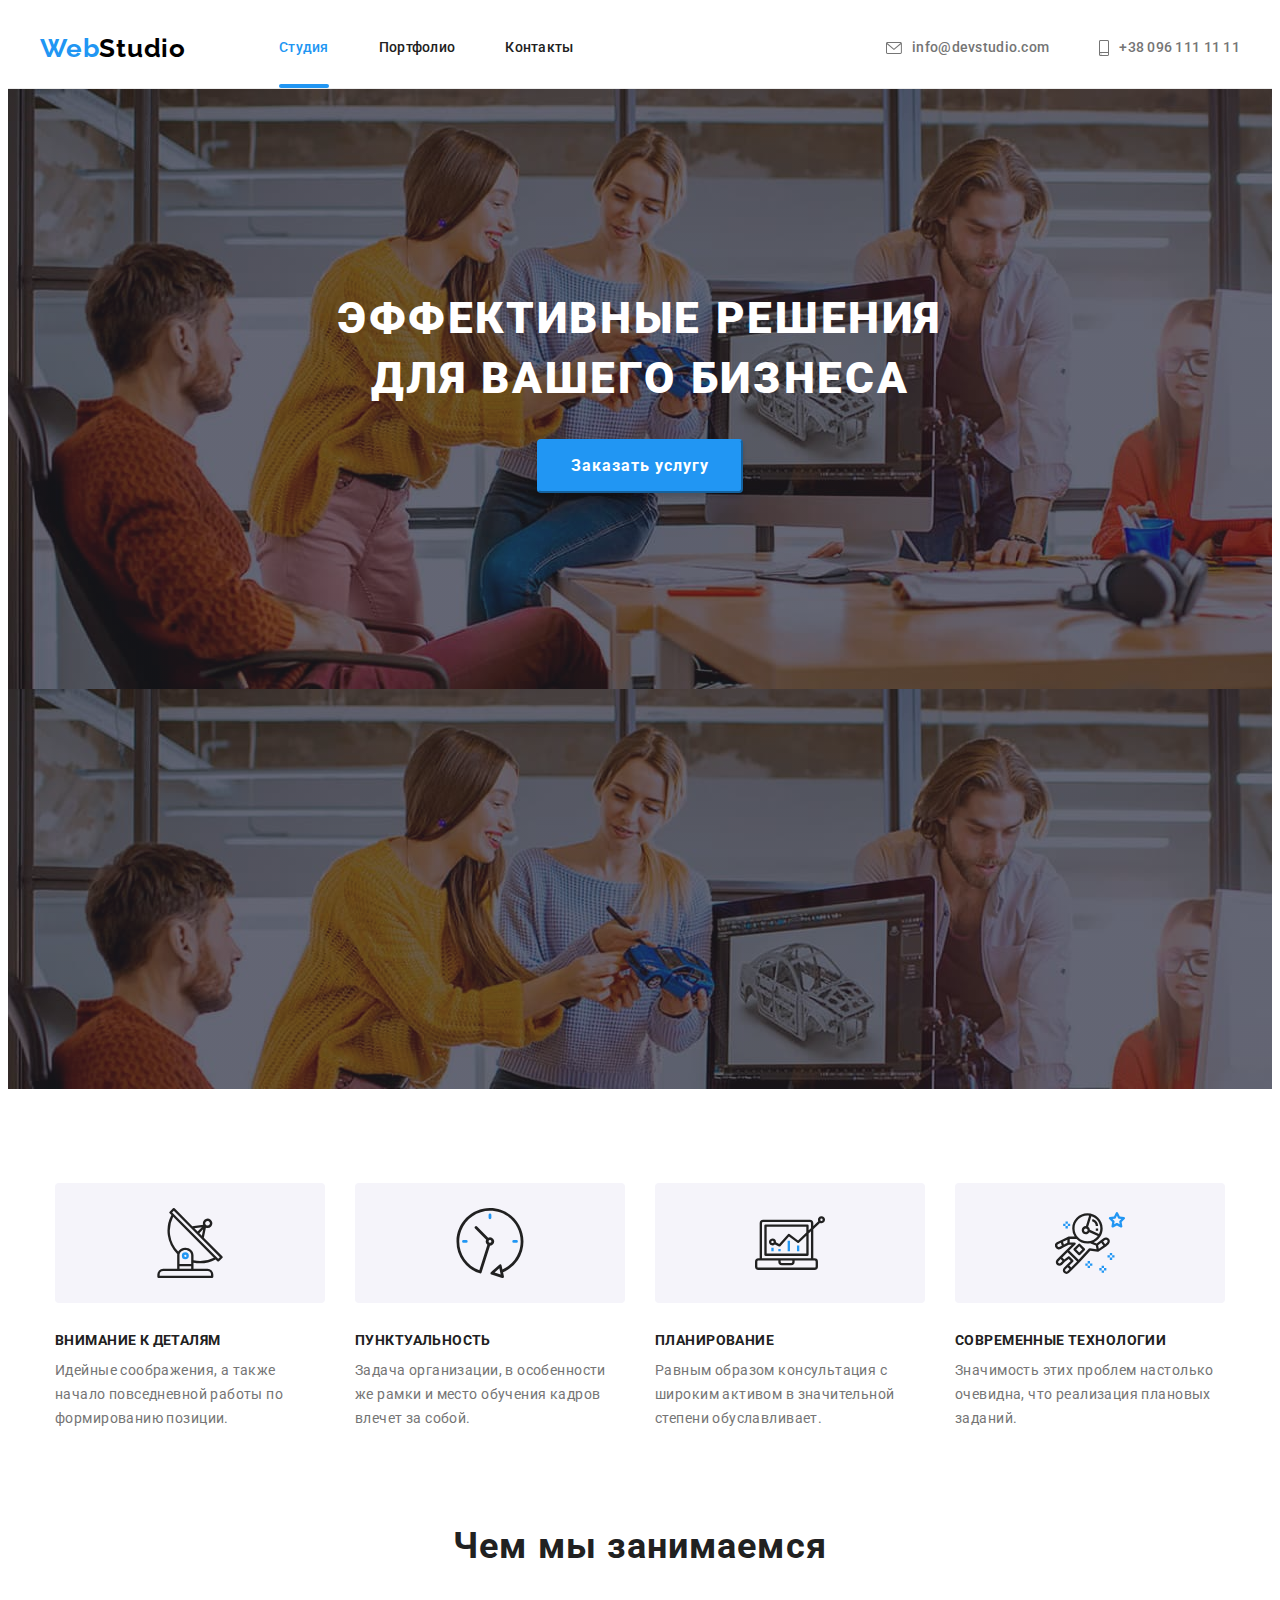
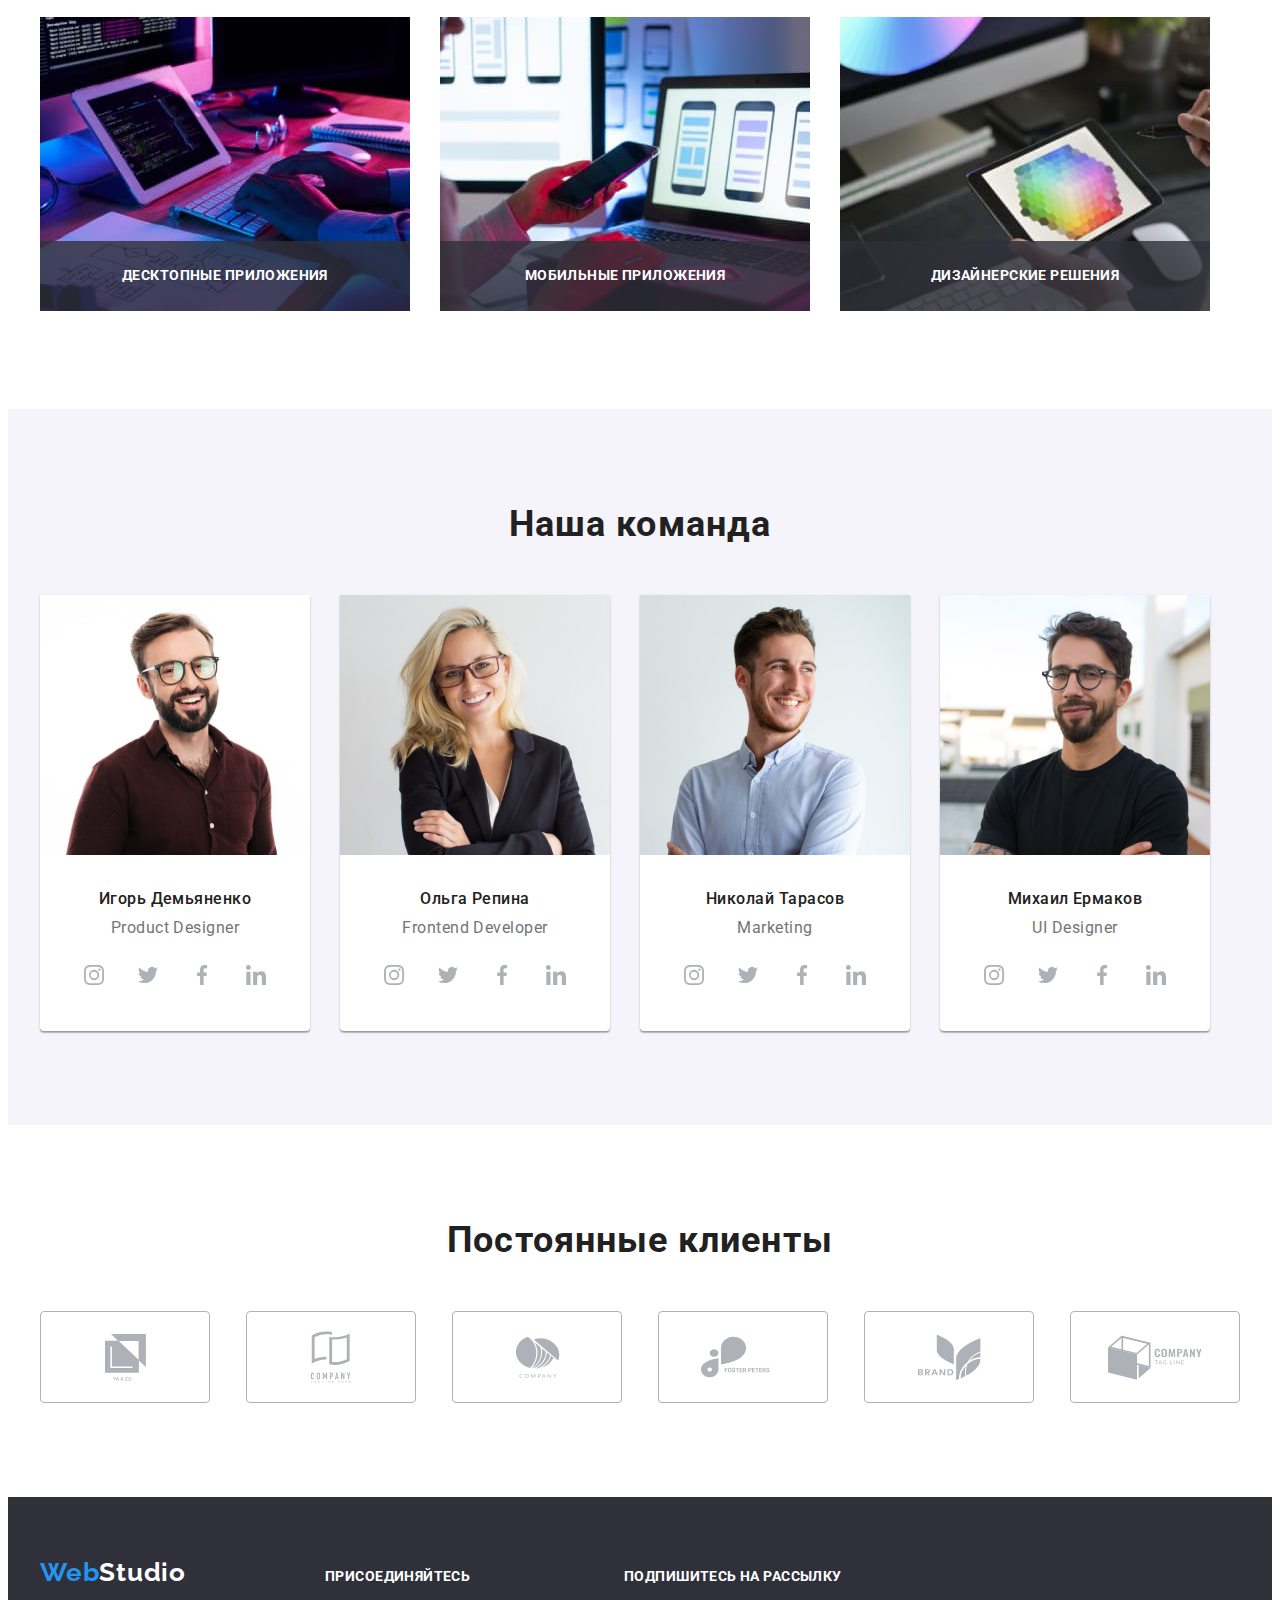
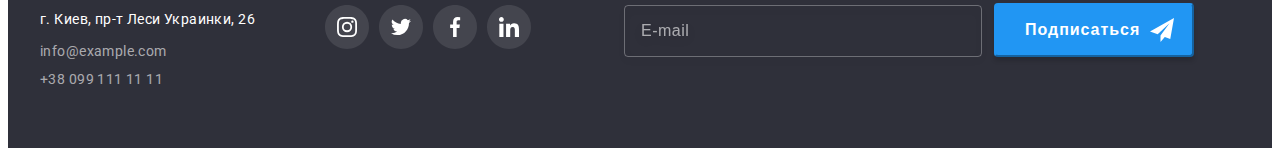
<file: index.html>
<!DOCTYPE html>
<html lang="ru">
  <head>
    <meta charset="UTF-8" />
    <meta http-equiv="X-UA-Compatible" content="IE=edge" />
    <meta name="viewport" content="width=device-width, initial-scale=1.0" />
    <title>WebStudio</title>
    <link rel="preconnect" href="https://fonts.googleapis.com" />
    <link rel="preconnect" href="https://fonts.gstatic.com" crossorigin />
    <link
      href="https://fonts.googleapis.com/css2?family=Raleway:wght@700&family=Roboto:wght@400;500;700;900&display=swap"
      rel="stylesheet"
    />
    <link
      rel="stylesheet"
      href="https://cdnjs.cloudflare.com/ajax/libs/modern-normalize/1.1.0/modern-normalize.min.css"
      integrity="sha512-wpPYUAdjBVSE4KJnH1VR1HeZfpl1ub8YT/NKx4PuQ5NmX2tKuGu6U/JRp5y+Y8XG2tV+wKQpNHVUX03MfMFn9Q=="
      crossorigin="anonymous"
      referrerpolicy="no-referrer"
    />
    <link rel="stylesheet" href="./css/styles.css" />
  </head>

  <body>
    <!-- ################# HEADER ############## -->
    <header class="header">
      <div class="header-line container">
        <nav class="head">
          <a class="link link-logo" href="./index.html" lang="en"
            ><span class="accent">Web</span>Studio</a
          >
          <ul class="list header-list">
            <li class="item"><a class="link menu-link active" href="">Студия</a></li>
            <li class="item"><a class="link menu-link" href="./portfolio.html">Портфолио</a></li>
            <li class="item"><a class="link menu-link" href="">Контакты</a></li>
          </ul>
        </nav>
        <ul class="list header-list header-info">
          <li class="item icon-address">
            <a class="link contact-link" href="mailto:info@devstudio.com"
              ><svg class="icon" width="16" height="12">
                <use href="./images/icon/icons.svg#mail"></use></svg
              >info@devstudio.com</a
            >
          </li>
          <li class="item icon-address">
            <a class="link contact-link" href="tel:+380961111111"
              ><svg class="icon" width="10" height="16">
                <use href="./images/icon/icons.svg#phone"></use></svg
              >+38 096 111 11 11</a
            >
          </li>
        </ul>
      </div>
    </header>
    <main class="main">
      <!-- ############## HERO ############### -->
      <section class="hero">
        <div class="container">
          <h1 class="hero-title">Эффективные решения <br />для вашего бизнеса</h1>
          <button data-modal-open class="modal-btn" type="button">Заказать услугу</button>
        </div>
      </section>
      <!-- ############## ABOUT US ############### -->
      <section class="section">
        <div class="container">
          <ul class="list about-us">
            <li class="item">
              <div class="back-icon-about">
                <svg class="icon-about" width="70" height="70">
                  <use href="./images/icon/icons.svg#antenna"></use>
                </svg>
              </div>
              <h3 class="about-us-title">Внимание к деталям</h3>
              <p class="about-us-item">
                Идейные соображения, а также начало повседневной работы по формированию позиции.
              </p>
            </li>
            <li class="item">
              <div class="back-icon-about">
                <svg class="icon-about" width="70" height="70">
                  <use href="./images/icon/icons.svg#clock"></use>
                </svg>
              </div>
              <h3 class="about-us-title">Пунктуальность</h3>
              <p class="about-us-item">
                Задача организации, в особенности же рамки и место обучения кадров влечет за собой.
              </p>
            </li>
            <li class="item">
              <div class="back-icon-about">
                <svg class="icon-about" width="70" height="70">
                  <use href="./images/icon/icons.svg#diagram"></use>
                </svg>
              </div>
              <h3 class="about-us-title">Планирование</h3>
              <p class="about-us-item">
                Равным образом консультация с широким активом в значительной степени обуславливает.
              </p>
            </li>
            <li class="item">
              <div class="back-icon-about">
                <svg class="icon-about" width="70" height="70">
                  <use href="./images/icon/icons.svg#astronaut"></use>
                </svg>
              </div>
              <h3 class="about-us-title">Современные технологии</h3>
              <p class="about-us-item">
                Значимость этих проблем настолько очевидна, что реализация плановых заданий.
              </p>
            </li>
          </ul>
        </div>
      </section>
      <!-- ############## OUR WORK ############### -->
      <section class="section-work">
        <div class="container">
          <h2 class="title title-work">Чем мы занимаемся</h2>
          <ul class="list list-work">
            <li class="item">
              <img
                src="./images/how_we_doing/img1.jpg"
                alt="Сотрудник печатает на клавиатуре"
                width="370"
                height="294"
              />
              <p class="img-overlay">Десктопные приложения</p>
            </li>
            <li class="item">
              <img
                src="./images/how_we_doing/img2.jpg"
                alt="Сотрудник смотрит в экран ноутбука"
                width="370"
                height="294"
              />
              <p class="img-overlay">Мобильные приложения</p>
            </li>
            <li class="item">
              <img
                src="./images/how_we_doing/img3.jpg"
                alt="Сотрудник работает на планшете"
                width="370"
                height="294"
              />
              <p class="img-overlay">Дизайнерские решения</p>
            </li>
          </ul>
        </div>
      </section>
      <!-- ############## OUR TEAM ############### -->
      <section class="section our-team">
        <div class="container">
          <h2 class="title title-team">Наша команда</h2>
          <ul class="list team-list">
            <li class="card">
              <img
                class="team-img"
                src="./images/people/igor.jpg"
                alt="Сотрудник Игорь Демьяненко"
                width="270"
                height="260"
              />
              <div class="team-info">
                <h3 class="team-name">Игорь Демьяненко</h3>
                <p class="team-prof" lang="en">Product Designer</p>
              </div>
              <div>
                <ul class="list card-social">
                  <li class="icon-back">
                    <a class="link social-link" href="" target="_blank" rel="noopener noreferrer"
                      ><svg class="card-icon" width="44" height="44">
                        <use href="./images/icon/icons.svg#card-inst"></use></svg
                    ></a>
                  </li>
                  <li class="icon-back">
                    <a class="link social-link" href="" target="_blank" rel="noopener noreferrer"
                      ><svg class="card-icon" width="44" height="44">
                        <use href="./images/icon/icons.svg#card-twit"></use></svg
                    ></a>
                  </li>
                  <li class="icon-back">
                    <a class="link social-link" href="" target="_blank" rel="noopener noreferrer"
                      ><svg class="card-icon" width="44" height="44">
                        <use href="./images/icon/icons.svg#card-facebook"></use></svg
                    ></a>
                  </li>
                  <li class="icon-back">
                    <a class="link social-link" href="" target="_blank" rel="noopener noreferrer"
                      ><svg class="card-icon" width="44" height="44">
                        <use href="./images/icon/icons.svg#card-link"></use></svg
                    ></a>
                  </li>
                </ul>
              </div>
            </li>
            <li class="card">
              <img
                class="team-img"
                src="./images/people/olga.jpg"
                alt="Сотрудник Ольга Репина"
                width="270"
                height="260"
              />
              <div class="team-info">
                <h3 class="team-name">Ольга Репина</h3>
                <p class="team-prof" lang="en">Frontend Developer</p>
              </div>
              <div>
                <ul class="list card-social">
                  <li class="icon-back">
                    <a class="link social-link" href="" target="_blank" rel="noopener noreferrer"
                      ><svg class="card-icon" width="44" height="44">
                        <use href="./images/icon/icons.svg#card-inst"></use></svg
                    ></a>
                  </li>
                  <li class="icon-back">
                    <a class="link social-link" href="" target="_blank" rel="noopener noreferrer"
                      ><svg class="card-icon" width="44" height="44">
                        <use href="./images/icon/icons.svg#card-twit"></use></svg
                    ></a>
                  </li>
                  <li class="icon-back">
                    <a class="link social-link" href="" target="_blank" rel="noopener noreferrer"
                      ><svg class="card-icon" width="44" height="44">
                        <use href="./images/icon/icons.svg#card-facebook"></use></svg
                    ></a>
                  </li>
                  <li class="icon-back">
                    <a class="link social-link" href="" target="_blank" rel="noopener noreferrer"
                      ><svg class="card-icon" width="44" height="44">
                        <use href="./images/icon/icons.svg#card-link"></use></svg
                    ></a>
                  </li>
                </ul>
              </div>
            </li>
            <li class="card">
              <img
                class="team-img"
                src="./images/people/nikolai.jpg"
                alt="Сотрудник Николай Тарасов"
                width="270"
                height="260"
              />
              <div class="team-info">
                <h3 class="team-name">Николай Тарасов</h3>
                <p class="team-prof" lang="en">Marketing</p>
              </div>
              <div>
                <ul class="list card-social">
                  <li class="icon-back">
                    <a class="link social-link" href="" target="_blank" rel="noopener noreferrer"
                      ><svg class="card-icon" width="44" height="44">
                        <use href="./images/icon/icons.svg#card-inst"></use></svg
                    ></a>
                  </li>
                  <li class="icon-back">
                    <a class="link social-link" href="" target="_blank" rel="noopener noreferrer"
                      ><svg class="card-icon" width="44" height="44">
                        <use href="./images/icon/icons.svg#card-twit"></use></svg
                    ></a>
                  </li>
                  <li class="icon-back">
                    <a class="link social-link" href="" target="_blank" rel="noopener noreferrer"
                      ><svg class="card-icon" width="44" height="44">
                        <use href="./images/icon/icons.svg#card-facebook"></use></svg
                    ></a>
                  </li>
                  <li class="icon-back">
                    <a class="link social-link" href="" target="_blank" rel="noopener noreferrer"
                      ><svg class="card-icon" width="44" height="44">
                        <use href="./images/icon/icons.svg#card-link"></use></svg
                    ></a>
                  </li>
                </ul>
              </div>
            </li>
            <li class="card">
              <img
                class="team-img"
                src="./images/people/mikhail.jpg"
                alt="Сотрудник Михаил Ермаков"
                width="270"
                height="260"
              />
              <div class="team-info">
                <h3 class="team-name">Михаил Ермаков</h3>
                <p class="team-prof" lang="en">UI Designer</p>
              </div>
              <div>
                <ul class="list card-social">
                  <li class="icon-back">
                    <a class="link social-link" href="" target="_blank" rel="noopener noreferrer"
                      ><svg class="card-icon" width="44" height="44">
                        <use href="./images/icon/icons.svg#card-inst"></use></svg
                    ></a>
                  </li>
                  <li class="icon-back">
                    <a class="link social-link" href="" target="_blank" rel="noopener noreferrer"
                      ><svg class="card-icon" width="44" height="44">
                        <use href="./images/icon/icons.svg#card-twit"></use></svg
                    ></a>
                  </li>
                  <li class="icon-back">
                    <a class="link social-link" href="" target="_blank" rel="noopener noreferrer"
                      ><svg class="card-icon" width="44" height="44">
                        <use href="./images/icon/icons.svg#card-facebook"></use></svg
                    ></a>
                  </li>
                  <li class="icon-back">
                    <a class="link social-link" href="" target="_blank" rel="noopener noreferrer"
                      ><svg class="card-icon" width="44" height="44">
                        <use href="./images/icon/icons.svg#card-link"></use></svg
                    ></a>
                  </li>
                </ul>
              </div>
            </li>
          </ul>
        </div>
      </section>
      <!-- ############## OUR CLIENTS ############### -->
      <section class="section">
        <div class="container">
          <h2 class="title title-clients">Постоянные клиенты</h2>
          <ul class="list list-clients">
            <li>
              <a class="link-clients" href="" target="_blank" rel="noopener noreferrer">
                <div class="back-icon-clients">
                  <svg class="icon-clients" width="41" height="47">
                    <use href="./images/icon/icons.svg#client-1"></use>
                  </svg></div
              ></a>
            </li>
            <li>
              <a class="link-clients" href="" target="_blank" rel="noopener noreferrer">
                <div class="back-icon-clients">
                  <svg class="icon-clients" width="40" height="52">
                    <use href="./images/icon/icons.svg#client-2"></use>
                  </svg></div
              ></a>
            </li>
            <li>
              <a class="link-clients" href="" target="_blank" rel="noopener noreferrer"
                ><div class="back-icon-clients">
                  <svg class="icon-clients" width="45" height="42">
                    <use href="./images/icon/icons.svg#client-3"></use>
                  </svg></div
              ></a>
            </li>
            <li>
              <a class="link-clients" href="" target="_blank" rel="noopener noreferrer"
                ><div class="back-icon-clients">
                  <svg class="icon-clients" width="85" height="42">
                    <use href="./images/icon/icons.svg#client-4"></use>
                  </svg></div
              ></a>
            </li>
            <li>
              <a class="link-clients" href="" target="_blank" rel="noopener noreferrer">
                <div class="back-icon-clients">
                  <svg class="icon-clients" width="63" height="47">
                    <use href="./images/icon/icons.svg#client-5"></use>
                  </svg></div
              ></a>
            </li>
            <li>
              <a class="link-clients" href="" target="_blank" rel="noopener noreferrer">
                <div class="back-icon-clients">
                  <svg class="icon-clients" width="94" height="45">
                    <use href="./images/icon/icons.svg#client-6"></use>
                  </svg></div
              ></a>
            </li>
          </ul>
        </div>
      </section>
    </main>
    <!-- ############## FOOTER ############### -->
    <footer class="footer">
      <div class="container footer-flex">
        <div class="footer-address">
          <a class="link link-logo-footer" href="./index.html" lang="en"
            ><span class="accent">Web</span>Studio</a
          >
          <address class="address">
            <ul class="list list-address">
              <li class="item">
                <a
                  class="link address-link"
                  href="https://goo.gl/maps/CviUbPJFQTQComtV8"
                  target="_blank"
                  >г. Киев, пр-т Леси Украинки, 26</a
                >
              </li>
              <li class="item">
                <a class="link contacts-link" href="mailto:info@example.com">info@example.com</a>
              </li>
              <li class="item">
                <a class="link contacts-link" href="tel:+380991111111">+38 099 111 11 11</a>
              </li>
            </ul>
          </address>
        </div>
        <div class="social">
          <p class="join">присоединяйтесь</p>
          <ul class="list footer-icon">
            <li class="item">
              <a class="social-link-footer" href="" target="_blank" rel="noopener noreferrer">
                <svg class="icon" width="44" height="44">
                  <use href="./images/icon/icons.svg#footer-insta"></use>
                </svg>
              </a>
            </li>
            <li class="item">
              <a class="social-link-footer" href="" target="_blank" rel="noopener noreferrer"
                ><svg class="icon" width="44" height="44">
                  <use href="./images/icon/icons.svg#footer-twit"></use></svg
              ></a>
            </li>
            <li class="item">
              <a class="social-link-footer" href="" target="_blank" rel="noopener noreferrer"
                ><svg class="icon" width="44" height="44">
                  <use href="./images/icon/icons.svg#footer-facebook"></use></svg
              ></a>
            </li>
            <li class="item">
              <a class="social-link-footer" href="" target="_blank" rel="noopener noreferrer"
                ><svg class="icon" width="44" height="44">
                  <use href="./images/icon/icons.svg#footer-link"></use></svg
              ></a>
            </li>
          </ul>
        </div>
        <div class="subscribe">
          <form class="footer-form">
            <label class="form-label"
              >Подпишитесь на рассылку
              <input class="form-input" type="email" name="E-Mail" placeholder="E-mail" />
            </label>
            <button class="sub-btn" type="submit">
              Подписаться
              <svg class="icon" width="24" height="24">
                <use href="./images/icon/icons.svg#icon-send"></use>
              </svg>
            </button>
          </form>
        </div>
      </div>
    </footer>
    <!-- ############## BACKDROP ############### -->
    <div data-modal class="backdrop is-hidden">
      <div class="modal">
        <button data-modal-close class="close-button" type="button">
          <svg class="close-btn-img" width="30" height="30">
            <use href="./images/icon/icons.svg#close-modal"></use>
          </svg>
        </button>
        <div class="leave-contacts">
          <p class="modal-title">Оставьте свои данные, мы вам перезвоним</p>
          <form class="modal-form" autocomplete="off">
            <label class="label"
              >Имя
              <input class="input" name="Name" type="text"/>
              <svg class="icon-form" width="18" height="18"><use href="./images/icon/icons.svg#person-modal"></use></svg>
            </label>
            <label class="label"
              >Телефон
             <input class="input" name="Phone" type="tel" />
              <svg class="icon-form" width="18" height="18"><use href="./images/icon/icons.svg#phone-modal"></use></svg>
            </label>
            <label class="label"
              >Почта
             <input class="input" name="Mail" type="email" />
              <svg class="icon-form" width="18" height="18"><use href="./images/icon/icons.svg#email-modal"></use></svg>
            </label>
            <label class="label"
              >Комментарий
              <textarea class="area" name="Comment" placeholder="Введите текст" rows="4"></textarea>
            </label>
            <label class="label-check">
              <input class="input-check" name="License" type="checkbox" />
              <svg class="checkbox-svg" width="16" height="15"><use href="./images/icon/icons.svg#check-border"></use></svg>
              <svg class="checkbox-svg-full" width="16" height="15"><use href="./images/icon/icons.svg#check-full"></use></svg>
              <span class="check-text">Соглашаюсь с рассылкой и
                  принимаю <a class="license-link" href="">Условия договора</a></span>
            </label>
            <button class="send-button" type="submit">Отправить</button>
          </form>
        </div>
      </div>
    </div>
    <!-- ############## SCRIPT ############### -->
    <script src="./js/modal.js"></script>
  </body>
</html>
</file>
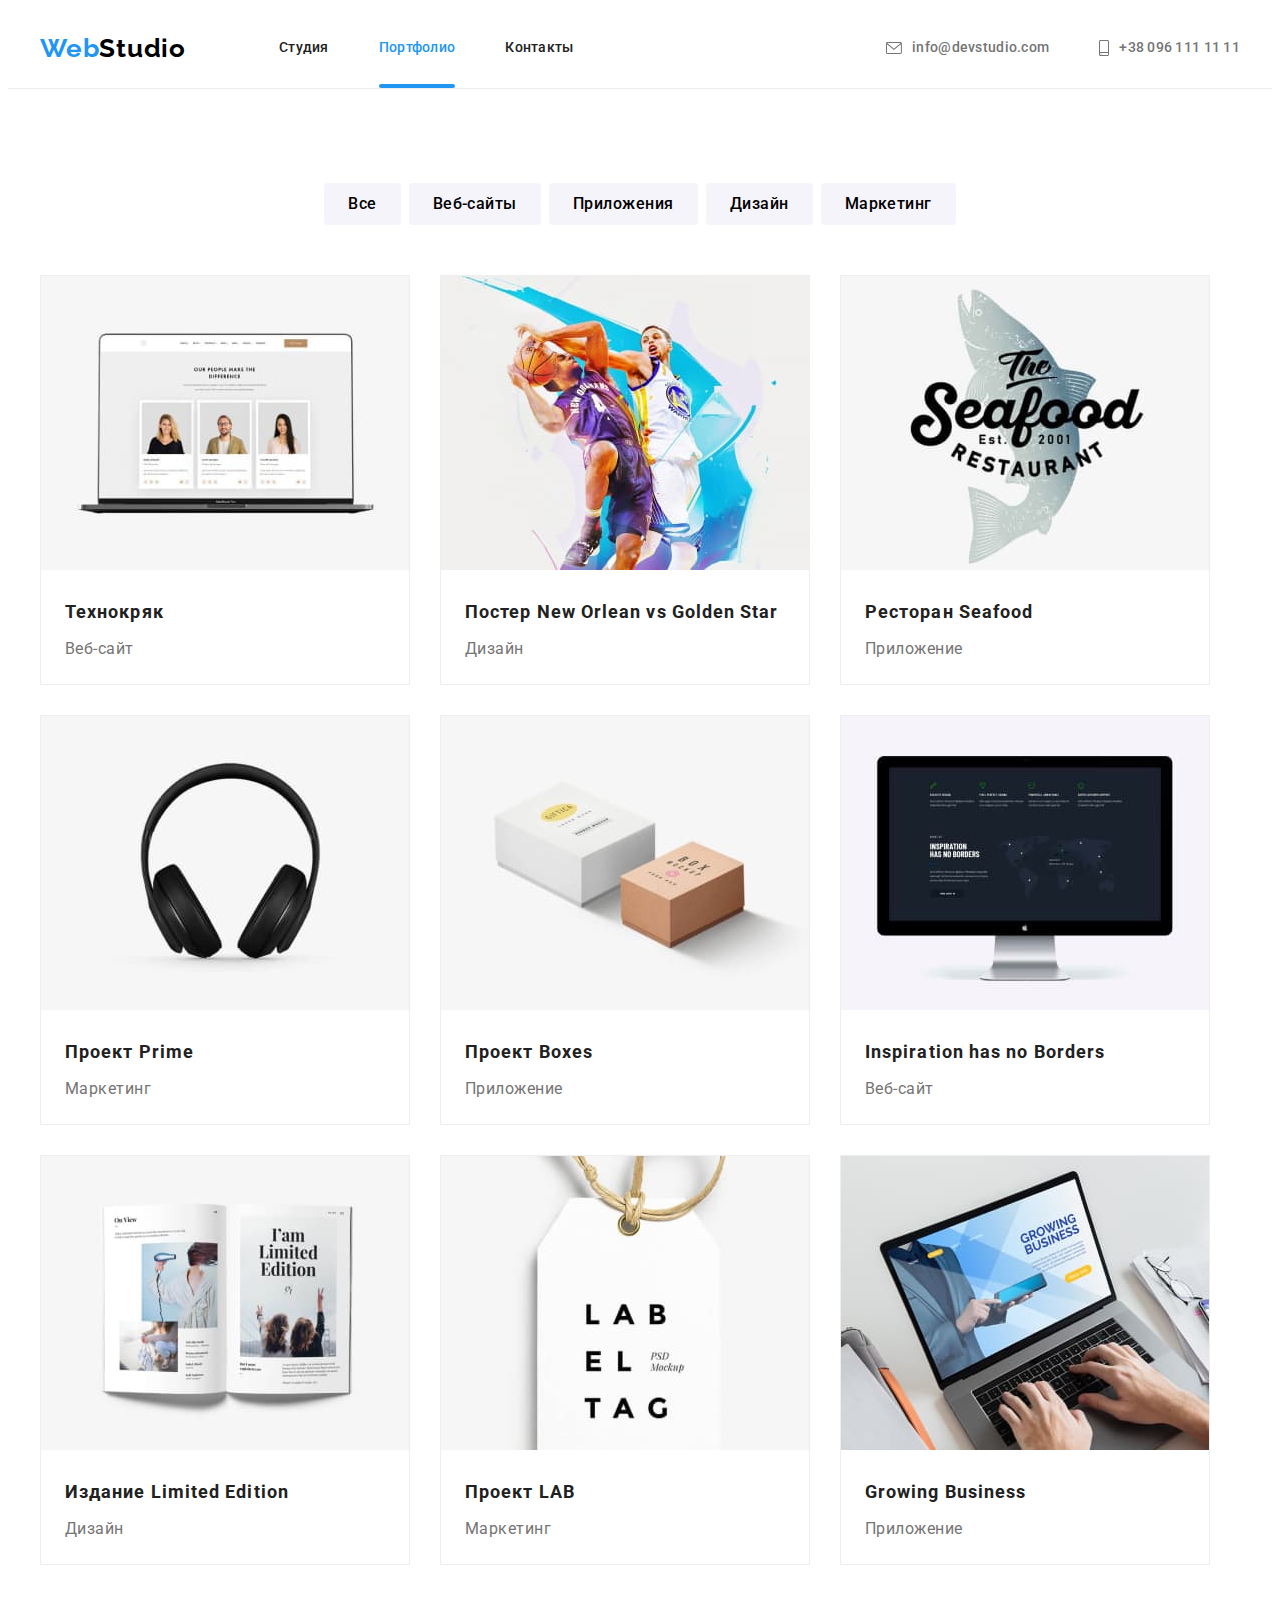
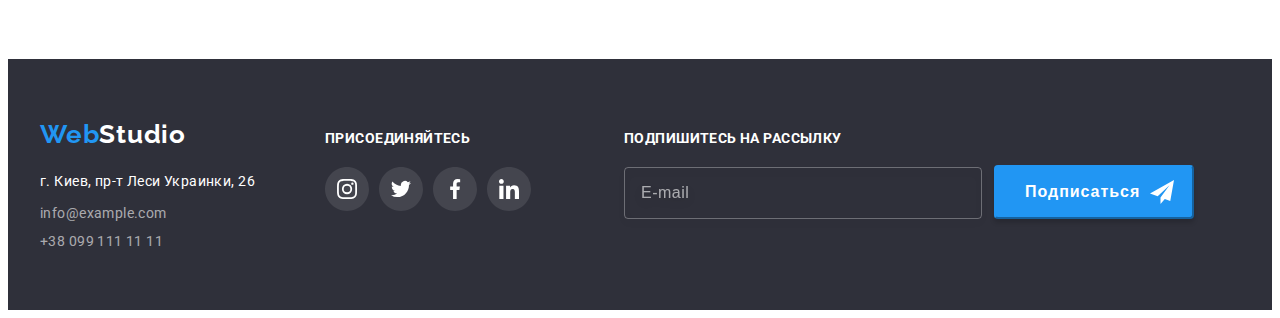
<file: portfolio.html>
<!DOCTYPE html>
<html lang="ru">
  <head>
    <meta charset="UTF-8" />
    <meta http-equiv="X-UA-Compatible" content="IE=edge" />
    <meta name="viewport" content="width=device-width, initial-scale=1.0" />
    <title>Portfolio</title>
    <link rel="preconnect" href="https://fonts.googleapis.com" />
    <link rel="preconnect" href="https://fonts.gstatic.com" crossorigin />
    <link
      href="https://fonts.googleapis.com/css2?family=Raleway:wght@700&family=Roboto:wght@400;500;700;900&display=swap"
      rel="stylesheet"
    />
    <link
      rel="stylesheet"
      href="https://cdnjs.cloudflare.com/ajax/libs/modern-normalize/1.1.0/modern-normalize.min.css"
      integrity="sha512-wpPYUAdjBVSE4KJnH1VR1HeZfpl1ub8YT/NKx4PuQ5NmX2tKuGu6U/JRp5y+Y8XG2tV+wKQpNHVUX03MfMFn9Q=="
      crossorigin="anonymous"
      referrerpolicy="no-referrer"
    />
    <link rel="stylesheet" href="./css/styles.css" />
  </head>
  <body>
    <!-- ################# HEADER ############## -->
    <header class="header">
      <div class="header-line container">
        <nav class="head">
          <a class="link link-logo" href="./index.html" lang="en"
            ><span class="accent">Web</span>Studio</a
          >
          <ul class="list header-list">
            <li class="item"><a class="link menu-link" href="./index.html">Студия</a></li>
            <li class="item"><a class="link menu-link active" href="">Портфолио</a></li>
            <li class="item"><a class="link menu-link" href="">Контакты</a></li>
          </ul>
        </nav>
        <ul class="list header-list header-info">
          <li class="item icon-address">
            <a class="link contact-link" href="mailto:info@devstudio.com"
              ><svg class="icon" width="16" height="12">
                <use href="./images/icon/icons.svg#mail"></use>
              </svg>
              info@devstudio.com</a
            >
          </li>
          <li class="item icon-address">
            <a class="link contact-link" href="tel:+380961111111"
              ><svg class="icon" width="10" height="16">
                <use href="./images/icon/icons.svg#phone"></use></svg
              >+38 096 111 11 11</a
            >
          </li>
        </ul>
      </div>
    </header>
    <main>
      <!-- ################# PORTFOLIO ############## -->
      <section class="section">
        <div class="container">
          <h1 class="hidden">Скрытый заголовок</h1>
          <ul class="list list-btn">
            <li class="item"><button class="portfolio-btn" type="button">Все</button></li>
            <li class="item"><button class="portfolio-btn" type="button">Веб-сайты</button></li>
            <li class="item"><button class="portfolio-btn" type="button">Приложения</button></li>
            <li class="item"><button class="portfolio-btn" type="button">Дизайн</button></li>
            <li class="item"><button class="portfolio-btn" type="button">Маркетинг</button></li>
          </ul>
          <ul class="list card-list">
            <li class="portfolio-card">
              <div class="card-overlay">
                <img
                class="portfolio-icon"
                src="./images/portfolio/laptop.jpg"
                alt="laptop"
                width="370"
                height="294"
              />
              <p class="card-text">
                Ресурс предлагает комплексные предложения с разным уровнем функционала и сервисов.
                Все это позволит посетителю получить исчерпывающие сведения о компании или частном
                лице.
              </p>
              </div>
              <div class="portfolio-card-info">
                <h2 class="portfolio-title">Технокряк</h2>
                <p class="portfolio-item">Веб-сайт</p>
              </div>
            </li>
            <li class="portfolio-card">
              <div class="card-overlay">
                <img
                class="portfolio-icon"
                src="./images/portfolio/basketball-player.jpg"
                alt="basketball-player"
                width="370"
                height="294"
              />
              <p class="card-text">
                Ресурс предлагает комплексные предложения с разным уровнем функционала и сервисов.
                Все это позволит посетителю получить исчерпывающие сведения о компании или частном
                лице.
              </p>
              </div>
              <div class="portfolio-card-info">
                <h2 class="portfolio-title" lang="en">Постер New Orlean vs Golden Star</h2>
                <p class="portfolio-item">Дизайн</p>
              </div>
            </li>
            <li class="portfolio-card">
              <div class="card-overlay">
                <img
                class="portfolio-icon"
                src="./images/portfolio/seafood.jpg"
                alt="seafood"
                width="370"
                height="294"
              />
              <p class="card-text">
                Ресурс предлагает комплексные предложения с разным уровнем функционала и сервисов.
                Все это позволит посетителю получить исчерпывающие сведения о компании или частном
                лице.
              </p>
              </div>
              <div class="portfolio-card-info">
                <h2 class="portfolio-title" lang="en">Ресторан Seafood</h2>
                <p class="portfolio-item">Приложение</p>
              </div>
            </li>
            <li class="portfolio-card">
              <div class="card-overlay">
                <img
                class="portfolio-icon"
                src="./images/portfolio/headphones.jpg"
                alt="headphones"
                width="370"
                height="294"
              />
              <p class="card-text">
                Ресурс предлагает комплексные предложения с разным уровнем функционала и сервисов.
                Все это позволит посетителю получить исчерпывающие сведения о компании или частном
                лице.
              </p></div>
              <div class="portfolio-card-info">
                <h2 class="portfolio-title" lang="en">Проект Prime</h2>
                <p class="portfolio-item">Маркетинг</p>
              </div>
            </li>
            <li class="portfolio-card">
              <div class="card-overlay">
                <img
                class="portfolio-icon"
                src="./images/portfolio/bricks.jpg"
                alt="bricks"
                width="370"
                height="294"
              />
              <p class="card-text">
                Ресурс предлагает комплексные предложения с разным уровнем функционала и сервисов.
                Все это позволит посетителю получить исчерпывающие сведения о компании или частном
                лице.
              </p>
              </div>
              <div class="portfolio-card-info">
                <h2 class="portfolio-title" lang="en">Проект Boxes</h2>
                <p class="portfolio-item">Приложение</p>
              </div>
            </li>
            <li class="portfolio-card">
             <div class="card-overlay">
              <img
              class="portfolio-icon"
              src="./images/portfolio/imac.jpg"
              alt="imac"
              width="370"
              height="294"
            />
            <p class="card-text">
              Ресурс предлагает комплексные предложения с разным уровнем функционала и сервисов.
              Все это позволит посетителю получить исчерпывающие сведения о компании или частном
              лице.
            </p>
             </div>
              <div class="portfolio-card-info">
                <h2 class="portfolio-title" lang="en">Inspiration has no Borders</h2>
                <p class="portfolio-item">Веб-сайт</p>
              </div>
            </li>
            <li class="portfolio-card">
              <div class="card-overlay">
                <img
                class="portfolio-icon"
                src="./images/portfolio/book.jpg"
                alt="book"
                width="370"
                height="294"
              />
              <p class="card-text">
                Ресурс предлагает комплексные предложения с разным уровнем функционала и сервисов.
                Все это позволит посетителю получить исчерпывающие сведения о компании или частном
                лице.
              </p>
              </div>
              <div class="portfolio-card-info">
                <h2 class="portfolio-title" lang="en">Издание Limited Edition</h2>
                <p class="portfolio-item">Дизайн</p>
              </div>
            </li>
            <li class="portfolio-card">
             <div class="card-overlay">
              <img
              class="portfolio-icon"
              src="./images/portfolio/project-lab.jpg"
              alt="project-lab"
              width="370"
              height="294"
            />
            <p class="card-text">
              Ресурс предлагает комплексные предложения с разным уровнем функционала и сервисов.
              Все это позволит посетителю получить исчерпывающие сведения о компании или частном
              лице.
            </p>
             </div>
              <div class="portfolio-card-info">
                <h2 class="portfolio-title" lang="en">Проект LAB</h2>
                <p class="portfolio-item">Маркетинг</p>
              </div>
            </li>
            <li class="portfolio-card">
             <div class="card-overlay">
              <img
              class="portfolio-icon"
              src="./images/portfolio/hands-on-laptop.jpg"
              alt="hands-on-laptop"
              width="370"
              height="294"
            />
            <p class="card-text">
              Ресурс предлагает комплексные предложения с разным уровнем функционала и сервисов.
              Все это позволит посетителю получить исчерпывающие сведения о компании или частном
              лице.
            </p>
             </div>
              <div class="portfolio-card-info">
                <h2 class="portfolio-title" lang="en">Growing Business</h2>
                <p class="portfolio-item">Приложение</p>
              </div>
            </li>
          </ul>
        </div>
      </section>
    </main>
    <!-- ############## FOOTER ############### -->
    <footer class="footer">
      <div class="container footer-flex">
        <div class="footer-address">
          <a class="link link-logo-footer" href="./index.html" lang="en"
            ><span class="accent">Web</span>Studio</a
          >
          <address class="address">
            <ul class="list list-address">
              <li class="item">
                <a
                  class="link address-link"
                  href="https://goo.gl/maps/CviUbPJFQTQComtV8"
                  target="_blank"
                  >г. Киев, пр-т Леси Украинки, 26</a
                >
              </li>
              <li class="item">
                <a class="link contacts-link" href="mailto:info@example.com">info@example.com</a>
              </li>
              <li class="item">
                <a class="link contacts-link" href="tel:+380991111111">+38 099 111 11 11</a>
              </li>
            </ul>
          </address>
        </div>
        <div class="social">
          <p class="join">присоединяйтесь</p>
          <ul class="list footer-icon">
            <li class="item">
              <a class="social-link-footer" href="" target="_blank" rel="noopener noreferrer">
                <svg class="icon" width="44" height="44">
                  <use href="./images/icon/icons.svg#footer-insta"></use>
                </svg>
              </a>
            </li>
            <li class="item">
              <a class="social-link-footer" href="" target="_blank" rel="noopener noreferrer"
                ><svg class="icon" width="44" height="44">
                  <use href="./images/icon/icons.svg#footer-twit"></use></svg
              ></a>
            </li>
            <li class="item">
              <a class="social-link-footer" href="" target="_blank" rel="noopener noreferrer"
                ><svg class="icon" width="44" height="44">
                  <use href="./images/icon/icons.svg#footer-facebook"></use></svg
              ></a>
            </li>
            <li class="item">
              <a class="social-link-footer" href="" target="_blank" rel="noopener noreferrer"
                ><svg class="icon" width="44" height="44">
                  <use href="./images/icon/icons.svg#footer-link"></use></svg
              ></a>
            </li>
          </ul>
        </div>
        <div class="subscribe">
          <form class="footer-form">
              <label class="form-label">Подпишитесь на рассылку
                <input class="form-input" type="email" name="E-Mail" placeholder="E-mail">
              </label>
              <button class="sub-btn" type="submit">Подписаться
                <svg class="icon" width="24" height="24">
                  <use href="./images/icon/icons.svg#icon-send"></use>
                </svg>
              </button>
          </form>
        </div>
      </div>
    </footer>
  </body>
</html>
</file>
<file: css/styles.css>
.list {
  list-style: none;

  margin-top: 0;
  margin-bottom: 0;
  padding-left: 0;
}
.link {
  text-decoration: none;
  display: inline-block;
}
.address {
  font-style: normal;
}
.container {
  width: 1200px;
  padding-left: 15px;
  padding-right: 15px;
  margin-left: auto;
  margin-right: auto;
}
:root {
  --main-font: 'Roboto', sans-serif;
  --main-color: #212121;
  --secondary-color: #757575;
  --logo-color: #000000;
  --accent-color: #2196f3;
  --card-back: rgba(33, 150, 243, 0.9);
  --hero-background-color: #2f303a;
  --btn-text-color: #ffffff;
  --border-color: #afb1b8;
  --social-color: #afb1b8;
  --team-background-color: #f5f4fa;
  --portfolio-btn-back-color: #f5f4fa;
  --border-color: #ececec;
  --footer-social: #44454e;
  --portfolio-border-color: #eeeeee;
  --contacts-link-color: rgba(255, 255, 255, 0.6);
  --color-social-footer: rgba(255, 255, 255, 0.1);
  --img-background: rgba(47, 48, 58, 0.8);
  --timing: cubic-bezier(0.4, 0, 0.2, 1);
  --send-button-back: #188CE8;

/*########## ICONS COLOR ############*/
  --color-back: transparent;
  --color-social: currentColor;
  --color-clients: currentColor;
  --color-social-footer: currentColor;
  --color-mail: currentColor;
  --color-close: #eaeaea;
  --color-plus: currentColor;
}
body {
  font-family: var(--main-font);
  color: var(--main-color);
}
/*########## HEADER ############*/
.header {
  font-weight: 500;
  font-size: 14px;
  line-height: 1.14;
  letter-spacing: 0.02em;
  border-bottom: 1px solid var(--border-color);
}
.head {
  display: flex;
  align-items: center;
}
.header-list {
  display: flex;

  margin-top: 0;
  margin-bottom: 0;
}
.header-list .item + .item {
  margin-left: 50px;
}
.header-list .link {
  display: block;
  padding-top: 32px;
  padding-bottom: 32px;
}
.header-info {
  margin-left: auto;
}
.header-line {
  display: flex;
}
.link-logo {
  font-family: 'Raleway', sans-serif;
  font-weight: 700;
  font-size: 26px;
  line-height: 1.19;
  letter-spacing: 0.03em;
  color: var(--logo-color);

  margin-right: 93px;
}
.accent {
  color: var(--accent-color);
}
.menu-link {
  color: var(--main-color);
  transition: color 250ms var(--timing);
}
.item {
  position: relative;
}
.active::after {
  position: absolute;
  bottom: 0;
  left: 0;
  content: '';
  width: 100%;
  height: 4px;
  background-color: var(--accent-color);
  border-radius: 2px;
}
.icon-address > .contact-link {
  color: var(--secondary-color);
  display: flex;
  align-items: center;
  transition: color 250ms var(--timing);
}

.menu-link:hover,
.menu-link:focus {
  color: var(--accent-color);
}
.contact-link:hover,
.contact-link:focus {
  color: var(--accent-color);
}
.active {
  color: var(--accent-color);
}
.header-list .item {
  display: flex;
  justify-content: center;
}
.icon-address {
  display: flex;
  align-items: center;
}
.icon-address .icon {
  margin-right: 10px;
  fill: var(--secondary-color);
}
.contact-link:hover > .icon,
.contact-link:focus > .icon {
  fill: var(--accent-color);
}
/*########## MAIN ############*/
/*########## HERO ############*/
.hero {
  background-color: var(--hero-background-color);
  text-align: center;
  padding-top: 200px;
  padding-bottom: 200px;
  height: 600px;
  max-width: 1600px;
  margin: 0 auto;
  background-image: linear-gradient(to right, rgba(47, 48, 58, 0.4), rgba(47, 48, 58, 0.4)),
    url('../images/overlay/overlay.jpg');
}
.hero-title {
  font-weight: 900;
  font-size: 44px;
  line-height: 1.36;
  letter-spacing: 0.06em;
  text-transform: uppercase;
  color: var(--btn-text-color);

  margin-top: 0;
  margin-bottom: 30px;
}
.modal-btn {
  font-family: var(--main-font);
  font-weight: 700;
  font-size: 16px;
  line-height: 1.88;
  display: flex;
  align-items: center;
  letter-spacing: 0.06em;
  color: var(--btn-text-color);
  background-color: var(--accent-color);
  cursor: pointer;
  box-shadow: 0px 4px 4px rgba(0, 0, 0, 0.15);
  border-radius: 4px;
  border-color: var(--accent-color);

  display: inline-block;
  padding: 10px 32px;
}
/*########## ABOUT US ############*/
.section {
  padding-top: 94px;
  padding-bottom: 94px;
}
.about-us {
  display: flex;
  justify-content: center;

  margin-top: 0;
  margin-bottom: 0;
}
.about-us .item {
  width: 270px;
}
.about-us .item + .item {
  margin-left: 30px;
}
.about-us-title {
  font-weight: 700;
  font-size: 14px;
  line-height: 1.14;
  letter-spacing: 0.03em;
  text-transform: uppercase;

  margin-top: 0;
  margin-bottom: 0;
  margin-bottom: 10px;
}
.about-us-item {
  font-size: 14px;
  line-height: 1.71;
  letter-spacing: 0.03em;
  color: var(--secondary-color);

  margin-top: 0;
  margin-bottom: 0;
}
.back-icon-about {
  width: 270px;
  height: 120px;
  background: var(--portfolio-btn-back-color);
  border-radius: 4px;
  margin-bottom: 30px;
  display: flex;
  align-items: center;
  justify-content: center;
}
/*########## OUR WORK ############*/
.section-work {
  padding-bottom: 94px;
}
.title {
  font-weight: 700;
  font-size: 36px;
  line-height: 1.17;
  text-align: center;
  letter-spacing: 0.03em;

  margin-top: 0;
  margin-bottom: 0;
}
.title-work {
  margin-bottom: 50px;
}
.list-work {
  display: flex;
}
.list-work .item + .item {
  margin-left: 30px;
}
.list-work .item {
  position: relative;
}
.img-overlay {
  position: absolute;
  left: 0;
  bottom: 4px;

  font-weight: 700;
  font-size: 14px;
  line-height: 1.14;
  text-align: center;
  letter-spacing: 0.03em;
  text-transform: uppercase;
  color: var(--btn-text-color);

  width: 370px;
  margin: 0;
  padding-top: 27px;
  padding-bottom: 27px;
  background-color: var(--img-background);
}
/*########## OUR TEAM ############*/
.team-list {
  display: flex;
}
.team-list .card + .card {
  margin-left: 30px;
}
.card {
  width: 270px;

  background: var(--btn-text-color);
  box-shadow: 0px 1px 3px rgba(0, 0, 0, 0.12), 0px 1px 1px rgba(0, 0, 0, 0.14),
    0px 2px 1px rgba(0, 0, 0, 0.2);
  border-radius: 0px 0px 4px 4px;
}
.our-team {
  background-color: var(--team-background-color);
}
.title-team {
  margin-bottom: 50px;
}
.team-info {
  padding-top: 30px;
  padding-bottom: 16px;
}
.team-name {
  font-weight: 500;
  font-size: 16px;
  line-height: 1.19;
  text-align: center;
  letter-spacing: 0.03em;

  margin-top: 0;
  margin-bottom: 10px;
}
.team-prof {
  font-size: 16px;
  line-height: 1.19;
  text-align: center;
  letter-spacing: 0.03em;
  color: var(--secondary-color);

  margin-top: 0;
  margin-bottom: 0;
}
.card-social {
  display: flex;
  justify-content: center;
  padding-bottom: 30px;
}
.card-icon {
  color: var(--social-color);
  width: 44px;
  height: 44px;
  border-radius: 50%;
  background-color: var(--btn-text-color);

  transition: color 250ms var(--timing),background-color 250ms var(--timing);
}
.social-link:hover > .card-icon,
.social-link:focus > .card-icon {
  color: var(--btn-text-color);
  background-color: var(--accent-color);
}

.list .icon-back + .icon-back {
  margin-left: 10px;
}
/*########## OUR CLIENTS ############*/
.title-clients {
  margin-bottom: 50px;
}
.list-clients {
  display: flex;
  justify-content: space-between;
}
.back-icon-clients {
  width: 170px;
  height: 92px;
  border: 1px solid var(--social-color);
  box-sizing: border-box;
  border-radius: 4px;
  display: flex;
  align-items: center;
  justify-content: center;
  transition: border-color 250ms var(--timing);
}
.back-icon-clients .icon-clients {
  box-sizing: content-box;
  padding: 18px 34px;
  color: var(--social-color);
  transition: color 250ms var(--timing);
  
}
.link-clients:hover .icon-clients,
.link-clients:focus .icon-clients {
  color: var(--accent-color);
}
.back-icon-clients:hover,
.back-icon-clients:focus {
  border-color: var(--accent-color);
}
/*########## FOOTER ############*/

.footer {
  background-color: var(--hero-background-color);
  padding-top: 60px;
  padding-bottom: 60px;
}
.link-logo-footer {
  font-family: 'Raleway', sans-serif;
  font-weight: 700;
  font-size: 26px;
  line-height: 1.19;
  letter-spacing: 0.03em;
  color: var(--btn-text-color);

  margin-bottom: 20px;
}
.list-address .item + .item {
  margin-top: 9px;
}
.address-link {
  font-size: 14px;
  line-height: 1.71;
  letter-spacing: 0.03em;
  color: var(--btn-text-color);
  transition: color 250ms var(--timing);
}
.address .list {
  padding-left: 0;
}
.contacts-link {
  font-size: 14px;
  line-height: 1.71px;
  letter-spacing: 0.03em;
  color: var(--contacts-link-color);
  transition: color 250ms var(--timing);
}
.address-link:hover,
.address-link:focus {
  color: var(--accent-color);
}
.contacts-link:hover,
.contacts-link:focus {
  color: var(--accent-color);
}
.join {
  font-weight: 700;
  font-size: 14px;
  line-height: 1.14;
  letter-spacing: 0.03em;
  text-transform: uppercase;
  color: var(--btn-text-color);
  margin-top: 0;
  margin-bottom: 20px;
}
.footer-flex {
  display: flex;
}
.social {
  margin-left: 70px;
  margin-top: 12px;
  display: flex;
  flex-direction: column;
}
.footer-icon {
  display: flex;
}
.footer-icon .item + .item {
  margin-left: 10px;
}
.social-link-footer>.icon {
  color: var(--footer-social);
  transition: color 250ms var(--timing);
}
.social-link-footer:hover > .icon,
.social-link-footer:focus > .icon {
  color: var(--accent-color);
}
/*########## FOOTER FORM ############*/
.subscribe {
  display: block;
}
.footer-form {
  position: relative;
 }
.footer-form .form-label {
display: flex;
flex-direction: column;
font-weight: 700;
font-size: 14px;
line-height: 1.14;
letter-spacing: 0.03em;
text-transform: uppercase;
color: var(--btn-text-color);
margin-top: 12px;
margin-left: 93px;
}
.footer-form .form-input {
  font-size: 16px;
  line-height: 1.25;
  display: flex;
  align-items: center;
  letter-spacing: 0.03em;
  color: rgba(255, 255, 255, 0.6);
  padding-top: 15px;
  padding-bottom: 15px;
  padding-left: 16px;
  margin-top: 20px;
  
border: 1px solid rgba(255, 255, 255, 0.3);
box-sizing: border-box;
filter: drop-shadow(0px 4px 4px rgba(0, 0, 0, 0.15));
border-radius: 4px;
width: 358px;
background-color: transparent;
}
.footer-form .form-input::placeholder {
  font-size: 16px;
line-height: 1.25;
display: flex;
align-items: center;
letter-spacing: 0.03em;
color: var(--contacts-link-color);
}
.footer-form .sub-btn {
  position: absolute;
  bottom: 0;
  right: -212px;

font-weight: 700;
font-size: 16px;
line-height: 1.88;
width: 200px;
display: flex;
align-items: center;
text-align: center;
letter-spacing: 0.06em;
color: var(--btn-text-color);
background-color: var(--accent-color);
border-color: var(--accent-color);
padding-top: 10px;
padding-bottom: 10px;
padding-left: 29px;
box-shadow: 0px 4px 4px rgba(0, 0, 0, 0.15);
border-radius: 4px;
margin-top: 48px;
margin-left: 12px;
cursor: pointer;
}
.sub-btn>.icon {
  margin-left: 10px;
}
/*########## BACKDROP ############*/
.backdrop {
  position: fixed;
  top: 0;
  left: 0;
  width: 100%;
  height: 100%;
  background-color: rgba(0, 0, 0, 0.2);
  opacity: 1;

  transform: scale(1,1);
  transition: transform 250ms var(--timing),opacity 250ms var(--timing);
}
.is-hidden {
  opacity: 0;
  /* visibility: hidden; */
  pointer-events: none;

  transform: scale(0,0);
  transition: transform 250ms var(--timing),opacity 250ms var(--timing);
}
.close-button{
  position: absolute;
  top: 8px;
  right: 8px;
  padding: 0;
  border: none;
  width: 30px;
  height: 30px;
  border-radius: 50%;
  cursor: pointer;
  transition: color 250ms var(--timing);
}
.close-button:hover,
.close-button:focus {
  color: var(--accent-color);
}
.modal {
  position: absolute;
  top: 50%;
  left: 50%;
  transform: translate(-50%,-50%);

  min-width: 528px;
  min-height: 581px;
  background: var(--btn-text-color);
box-shadow: 0px 1px 3px rgba(0, 0, 0, 0.12), 0px 1px 1px rgba(0, 0, 0, 0.14), 0px 2px 1px rgba(0, 0, 0, 0.2);
border-radius: 4px;
}
/*########## MODAL FORM ############*/
.leave-contacts {
  padding-top: 40px;
  padding-bottom: 40px;
  padding-left: 41px;
  padding-right: 39px;
}
.modal-form {
  display: flex;
  flex-direction: column;
}
.modal-title{
font-weight: 700;
font-size: 20px;
line-height: 1.15;
text-align: center;
letter-spacing: 0.03em;
margin-bottom: 12px;
margin-top: 0;
}
.modal-form .label {
  position: relative;
font-size: 12px;
line-height: 1.16;
letter-spacing: 0.01em;
color: var(--secondary-color);
cursor: pointer;
}
.modal-form .input {
  border: 1px solid rgba(33, 33, 33, 0.2);
  box-sizing: border-box;
  border-radius: 4px;
  width: 100%;
  font-size: inherit;
  line-height: inherit;
letter-spacing: inherit;
  margin-top: 4px;
  margin-bottom: 10px;
  padding-left: 42px;
  padding-top: 12px;
  padding-bottom: 12px;
  cursor: pointer;
  transition: border 250ms var(--timing);
  outline: none;
}
.modal-form .input:hover,
.modal-form .input:focus {
border: 1px solid var(--accent-color);
}
.area {
  border: 1px solid rgba(33, 33, 33, 0.2);
box-sizing: border-box;
border-radius: 4px;
width: 100%;
height: 120px;
resize: none;
font-size: inherit;
  line-height: inherit;
letter-spacing: inherit;
margin-top: 4px;
padding: 12px 16px;
  margin-bottom: 20px;
  cursor: pointer;
  transition: border 250ms var(--timing);
  outline: none;
}
.area:hover,
.area:focus {
border: 1px solid var(--accent-color);
}
.area::placeholder {
font-size: 12px;
line-height: 1.16;
letter-spacing: 0.01em;
color: rgba(117, 117, 117, 0.5);
}
.input-check{
  position: absolute;
  width: 1px;
  height: 1px;
  margin: -1px;
  border: 0;
  padding: 0;
  clip: rect(0 0 0 0);
  overflow: hidden;
}
.check-text {
font-size: 14px;
line-height: 1.71;
letter-spacing: 0.03em;
color: var(--secondary-color);
margin-left: 36px;
}
.label-check {
  position: relative;
  }
.checkbox-svg {
  position: absolute;
  top: 3px;
  left: 12px;
  transform: scale(0);
  transition: transform 250ms var(--timing);
}
.checkbox-svg-full {
  position: absolute;
  top: 3px;
  left: 12px;
  transform: scale(1);
  transition: transform 250ms var(--timing);
}
.input-check:not(:checked)~.checkbox-svg-full {
  transform: scale(0);
}
.input-check:not(:checked)~.checkbox-svg {
  transform: scale(1);
}
.license-link {
font-size: 14px;
line-height: 1.71;
letter-spacing: 0.03em;
text-decoration-line: underline;
color: var(--accent-color);
}
.send-button {
font-weight: 700;
font-size: 16px;
line-height: 1.88;
display: flex;
align-items: center;
text-align: center;
letter-spacing: 0.06em;
color: var(--btn-text-color);
padding: 10px 56px;
  margin-top: 30px;
  margin-left: 124px;
  width: 200px;
  background: var(--accent-color);
box-shadow: 0px 4px 4px rgba(0, 0, 0, 0.15);
border-radius: 4px;
border-color: transparent;
cursor: pointer;
}
.send-button:hover,
.send-button:focus {
background: var(--send-button-back);
}
.icon-form {
  position: absolute;
  top: 28px;
  left: 12px;
  transition: fill 250ms var(--timing);
}
.modal-form .input:hover~.icon-form,
.modal-form .input:focus~.icon-form {
  fill: var(--accent-color);
}

/*########## PORTFOLIO (PAGE) ############*/
.hidden {
  display: none;
}
.list-btn {
  display: flex;
  justify-content: center;
  margin-bottom: 50px;
}
.list-btn .item + .item {
  margin-left: 8px;
}
.portfolio-btn {
  font-family: var(--main-font);
  font-weight: 500;
  font-size: 16px;
  line-height: 1.62;
  text-align: center;
  letter-spacing: 0.03em;
  background-color: var(--portfolio-btn-back-color);
  cursor: pointer;

  transition: color 250ms var(--timing), background-color 250ms var(--timing); 
  border-radius: 4px;
  border-color: transparent;
  padding: 6px 22px;
}

.portfolio-btn:hover,
.portfolio-btn:focus {
  color: var(--btn-text-color);
  background-color: var(--accent-color);
  box-shadow: 0px 3px 1px rgba(0, 0, 0, 0.1), 0px 1px 2px rgba(0, 0, 0, 0.08),
    0px 2px 2px rgba(0, 0, 0, 0.12);
}
.card-list {

  display: flex;
  flex-wrap: wrap;
}
.portfolio-card-info {
  padding-top: 20px;
  padding-bottom: 20px;
  padding-left: 24px;
  padding-right: 24px;
}
.portfolio-title {
  font-weight: 700;
  font-size: 18px;
  line-height: 2;
  letter-spacing: 0.06em;
  color: var(--main-color);

  margin-top: 0;
  margin-bottom: 4px;
}
.portfolio-item {
  font-size: 16px;
  line-height: 1.88;
  letter-spacing: 0.03em;
  color: var(--secondary-color);

  margin-top: 0;
  margin-bottom: 0;
}
.portfolio-card {
  background-color: var(--btn-text-color);
  border: 1px solid var(--portfolio-border-color);
  box-sizing: border-box;
  cursor: pointer;

  transition: box-shadow 250ms var(--timing);
  width: 370px;
  overflow: hidden;
}
.card-overlay {
  position: relative;
  overflow: hidden;
}
.card-text {
position: absolute;
left: 0;
top: 0;

font-size: 18px;
line-height: 1.56;
letter-spacing: 0.03em;
color: var(--btn-text-color);
background: var(--card-back);
margin: 0;
width: 100%;
height: 100%;
padding: 63px 24px;

transform: translateY(101%);
transition: transform 250ms var(--timing);
}
.portfolio-card:hover .card-text {
transform: translateY(0%);
}
.portfolio-card:hover {
  box-shadow: 0px 1px 1px rgba(0, 0, 0, 0.12), 0px 4px 4px rgba(0, 0, 0, 0.06),
    1px 4px 6px rgba(0, 0, 0, 0.16);
}
.portfolio-card:not(:nth-child(3n + 3)) {
  margin-right: 30px;
}
.portfolio-card:not(:nth-last-child(-n + 3)) {
  margin-bottom: 30px;
}
</file>
